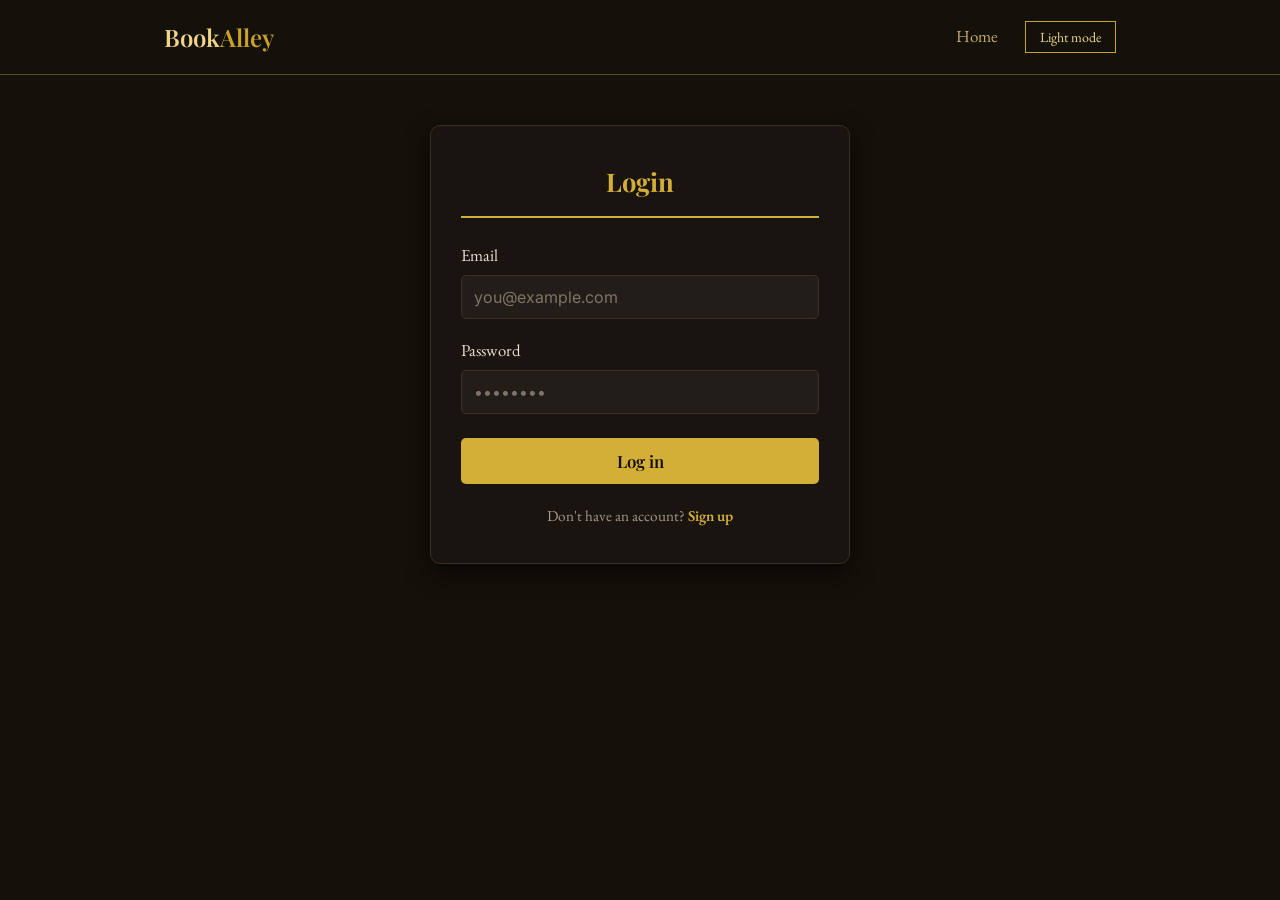
<file: frontend/cart.html>
<!DOCTYPE html>
<html lang="en" data-theme="light">
<head><meta charset="UTF-8"><meta name="viewport" content="width=device-width, initial-scale=1"><title>Your cart — LibShare</title><link href="https://fonts.googleapis.com/css2?family=Playfair+Display:wght@500;600&family=EB+Garamond:ital,wght@0,400;1,400&display=swap" rel="stylesheet"><link rel="stylesheet" href="css/style.css"><link rel="stylesheet" href="css/borrow.css"><link rel="stylesheet" href="css/extra.css"></head>
<body>
  <header><div class="wrap header-inner"><div class="logo">Book<span>Alley</span></div><nav><a href="index.html">Home</a><a href="browse.html">Browse</a><a href="login.html">Login</a><button class="theme-btn" id="themeToggle">Dark mode</button></nav></div></header>
  <section class="section"><div class="wrap"><div class="page">
    <h1 class="page-title">Your cart</h1>
    <div id="items"></div>
    <p class="total" id="total"></p>
    <p class="note" id="note"></p>
    <button class="btn solid" id="checkoutBtn" style="display:none">Checkout</button>
  </div></div></section>
  <footer><div class="wrap">BookAlley, a student project</div></footer>
  <script src="js/app.js"></script>
  <script>
    // NEW PAGE. Backend: GET /cart, DELETE /cart/{bookId}, POST /checkout
    if (requireLogin()) load();
    const note = document.getElementById('note');

    async function load() {
      const r = await api('/cart');
      if (r.status === 401) { location.href = 'login.html'; return; }
      const items = (r.data && r.data.items) || [];
      document.getElementById('items').innerHTML = items.length ? items.map(b => `
        <div class="row">
          <div class="info"><strong>${esc(b.title)}</strong><p>${esc(b.author)}</p></div>
          <span>৳ ${Number(b.price).toLocaleString('en-US')}</span>
          <div class="btns"><button data-remove="${b.id}">Remove</button></div>
        </div>`).join('') : '<p>Your cart is empty. <a href="buy.html">Find a book to buy</a>.</p>';
      document.getElementById('total').textContent = items.length ? 'Total: ৳ ' + Number(r.data.total).toLocaleString('en-US') : '';
      document.getElementById('checkoutBtn').style.display = items.length ? 'inline-block' : 'none';
    }

    document.getElementById('items').addEventListener('click', async (e) => {
      const id = e.target.dataset.remove;
      if (!id) return;
      await api('/cart/' + id, 'DELETE');
      load();
    });

    document.getElementById('checkoutBtn').addEventListener('click', async () => {
      const r = await api('/checkout', 'POST');
      if (!r.ok) { note.textContent = (r.data && r.data.error) || 'Checkout failed.'; return; }
      location.href = 'orders.html'; // order placed -> show it
    });
  </script>
</body>
</html>
</file>
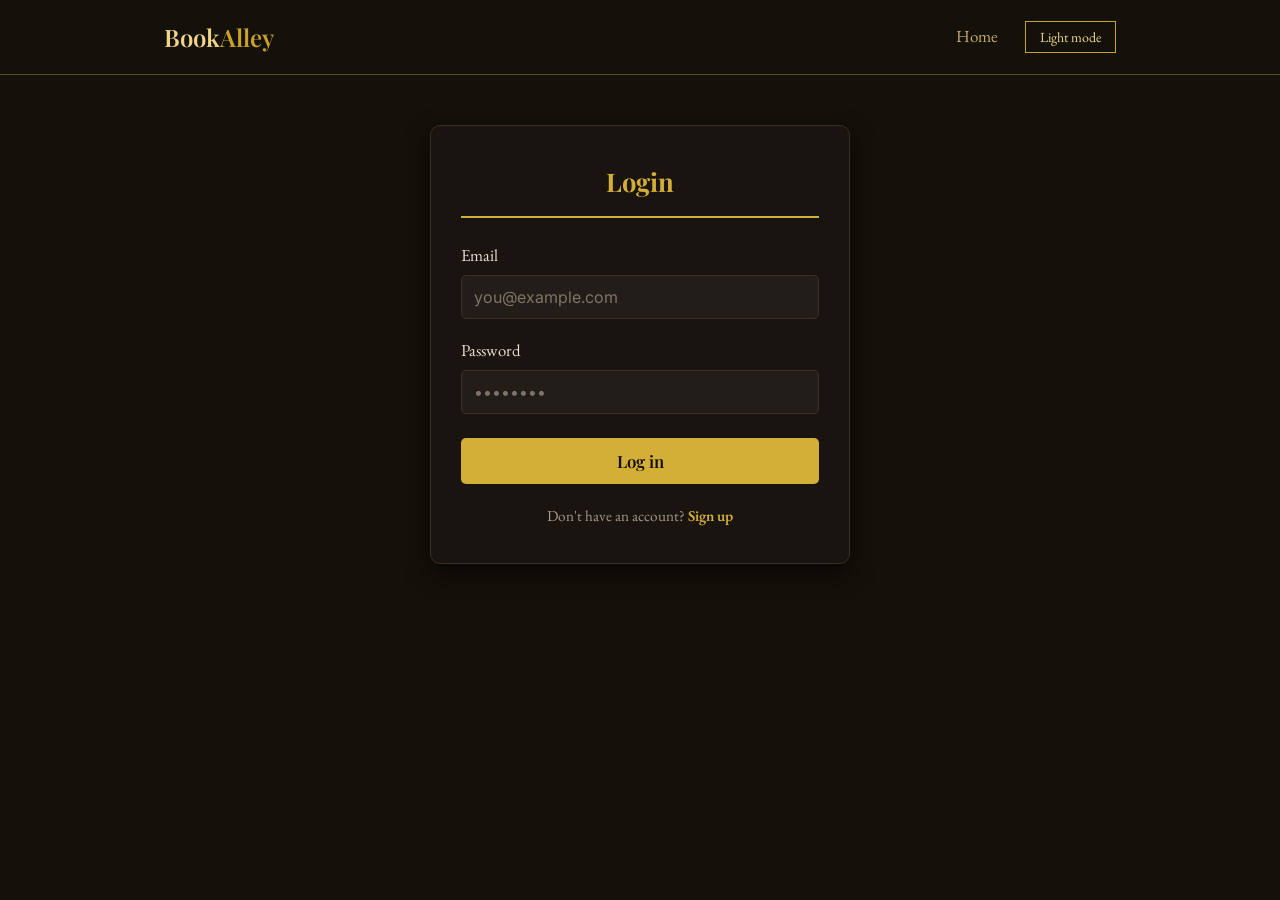
<file: frontend/lend.html>
<!DOCTYPE html>
<html lang="en" data-theme="light">
<head>
  <meta charset="UTF-8">
  <meta name="viewport" content="width=device-width, initial-scale=1">
  <title>Lend a Book — LibShare</title>
  <link href="https://fonts.googleapis.com/css2?family=Playfair+Display:wght@500;600&family=EB+Garamond:ital,wght@0,400;1,400&display=swap" rel="stylesheet">
  <link rel="stylesheet" href="css/style.css">
  <link rel="stylesheet" href="css/lend.css">
</head>
<body>
  <header>
    <div class="wrap header-inner">
      <div class="logo">Book<span>Alley</span></div>
      <nav>
        <a href="index.html">Home</a>
        <a href="browse.html">Browse</a>
        <a href="login.html">Login</a>
        <button class="theme-btn" id="themeToggle">Dark mode</button>
      </nav>
    </div>
  </header>

  <section class="section">
    <div class="wrap">
      <div class="lend-card">
        <h1>Lend a Book</h1>
        <form id="lendForm" autocomplete="off">
          <label>Book title <input type="text" id="bookTitle" required></label>
          <label>Author <input type="text" id="bookAuthor" required></label>
          <label>Category
            <input type="text" id="bookCategory" placeholder="e.g. Fiction, Academic, Poetry" required>
          </label>
          <label>Condition
            <select id="bookCondition">
              <option>New</option><option selected>Good</option><option>Fair</option><option>Worn</option>
            </select>
          </label>
          <label>Description
            <textarea id="bookDescription" rows="4" placeholder="A short note about the book, edition, or its condition"></textarea>
          </label>
          <!-- NOTE: the backend does not store cover images yet, so this file is not sent -->
          <label>Book cover <input type="file" id="bookCover" accept="image/*"></label>
          <label>How long can it be borrowed?
            <select id="bookDuration">
              <option>1 week</option><option selected>2 weeks</option><option>3 weeks</option><option>1 month</option>
            </select>
          </label>

          <p class="form-error" id="lendError">Please fill in the required fields.</p>
          <div class="lend-actions"><button type="submit">List Book</button></div>
        </form>
      </div>
    </div>
  </section>

  <footer><div class="wrap">BookAlley, a student project</div></footer>

  <!-- CHANGED: shared helpers; theme code removed from this page -->
  <script src="js/app.js"></script>
  <script>
    requireLogin(); // CHANGED: listing a book needs a login, so send visitors to login.html

    // CHANGED: async
    document.getElementById('lendForm').addEventListener('submit', async (e) => {
      e.preventDefault();
      const error = document.getElementById('lendError');
      const title = document.getElementById('bookTitle').value.trim();
      const author = document.getElementById('bookAuthor').value.trim();
      const category = document.getElementById('bookCategory').value.trim();
      if (!title || !author || !category) { error.textContent = 'Please fill in the required fields.'; error.style.display = 'block'; return; }
      error.style.display = 'none';

      // CHANGED: the backend has no "condition" or "duration" columns, so they are added
      // to the description text instead. Nothing the user typed is lost.
      const note = document.getElementById('bookDescription').value.trim();
      const description = note + (note ? '\n' : '') +
        'Condition: ' + document.getElementById('bookCondition').value +
        '. Can be borrowed for: ' + document.getElementById('bookDuration').value + '.';

      // CHANGED: replaced console.log with POST /books.
      // category -> genre, type:'lend' -> for_lend:true / for_sale:false
      const r = await api('/books', 'POST', {
        title, author, genre: category, description,
        for_lend: true, for_sale: false, price: 0
      });
      if (r.status === 401) { location.href = 'login.html'; return; }
      if (!r.ok) { error.textContent = (r.data && r.data.error) || 'Could not list the book.'; error.style.display = 'block'; return; }
      location.href = 'book.html?id=' + r.data.id; // CHANGED: show the new book
    });
  </script>
</body>
</html>
</file>
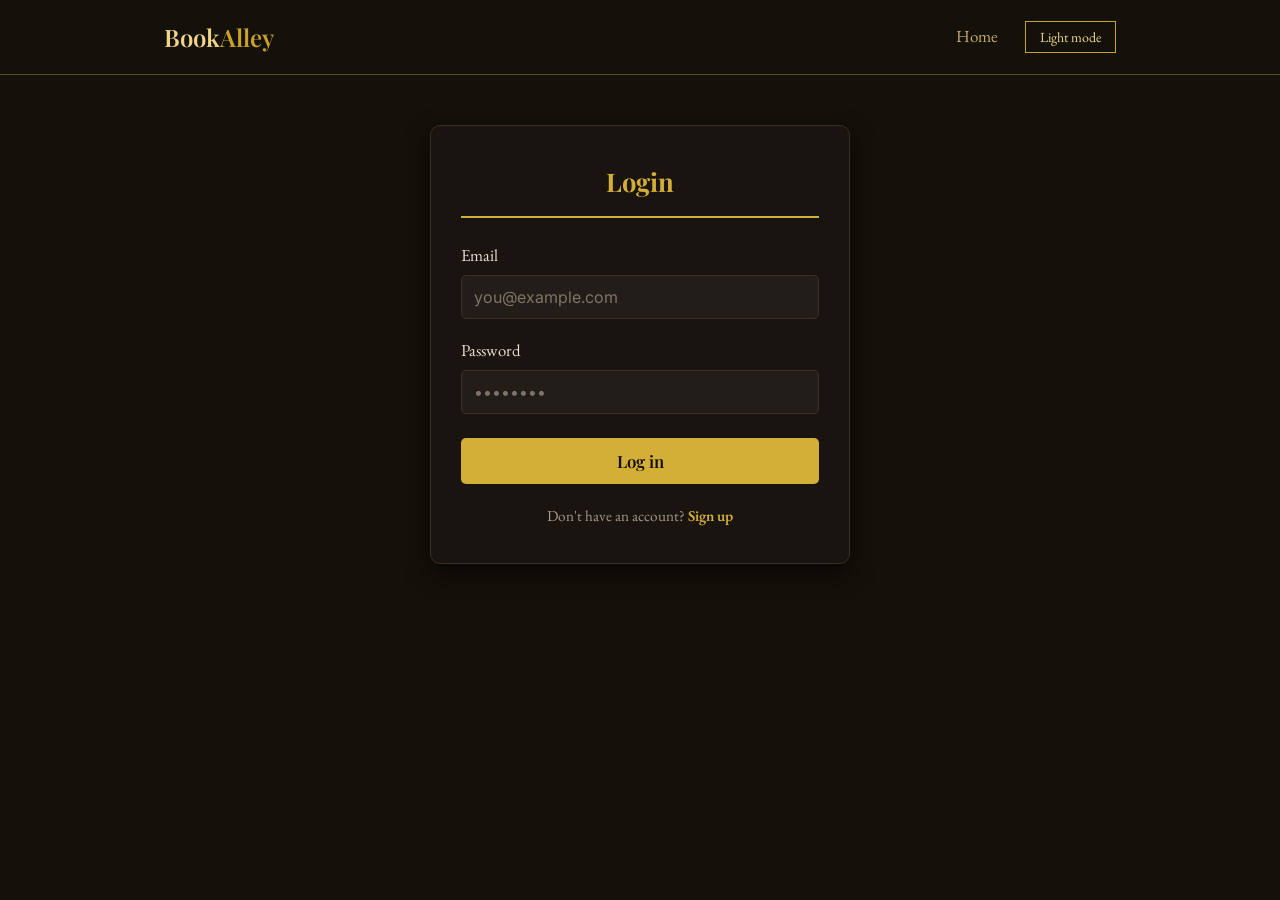
<file: frontend/login.html>
<!DOCTYPE html>
<html lang="en" data-theme="dark">
<head>
  <meta charset="UTF-8">
  <meta name="viewport" content="width=device-width, initial-scale=1">
  <title>Login — LibShare</title>
  <link href="https://fonts.googleapis.com/css2?family=Playfair+Display:wght@500;600;700&family=EB+Garamond:ital,wght@0,400;0,600;1,400&family=Inter:wght@400;500;600&display=swap" rel="stylesheet">
  <link rel="stylesheet" href="css/style.css">
  <link rel="stylesheet" href="css/login.css">
</head>
<body>
  <header class="navbar">
    <div class="wrap header-inner">
      <div class="logo">Book<span>Alley</span></div>
      <nav class="nav-links">
        <a href="index.html" class="nav-link">Home</a>
        <button class="theme-btn" id="themeToggle">Light mode</button>
      </nav>
    </div>
  </header>

  <main class="auth-container">
    <div class="auth-grid">
      <div class="auth-card">
        <h2 class="card-title">Login</h2>
        <form class="auth-form" id="loginForm">
          <label class="form-group">
            <span class="label-text">Email</span>
            <!-- CHANGED: added id="loginEmail" -->
            <input type="email" id="loginEmail" class="form-input" required placeholder="you@example.com">
          </label>
          <label class="form-group">
            <span class="label-text">Password</span>
            <!-- CHANGED: added id="loginPassword" -->
            <input type="password" id="loginPassword" class="form-input" required placeholder="••••••••">
          </label>

          <p class="auth-error" id="loginError">Please check your email and password.</p>

          <button type="submit" class="auth-btn">Log in</button>
          <p class="auth-switch">Don't have an account? <a href="signup.html">Sign up</a></p>
        </form>
      </div>
    </div>
  </main>

  <!-- CHANGED: shared helpers; theme code removed from this page -->
  <script src="js/app.js"></script>
  <script>
    // CHANGED: async, and sends the login to POST /login
    document.getElementById('loginForm').addEventListener('submit', async (e) => {
      e.preventDefault();
      const error = document.getElementById('loginError');
      const r = await api('/login', 'POST', {
        email: document.getElementById('loginEmail').value,
        password: document.getElementById('loginPassword').value
      });
      if (!r.ok) {
        error.textContent = (r.data && r.data.error) || 'Please check your email and password.';
        error.style.display = 'block';
        return;
      }
      // CHANGED: save the token. Every later request sends it (see api() in js/app.js)
      localStorage.setItem('token', r.data.token);
      location.href = 'index.html';
    });
  </script>
</body>
</html>
</file>
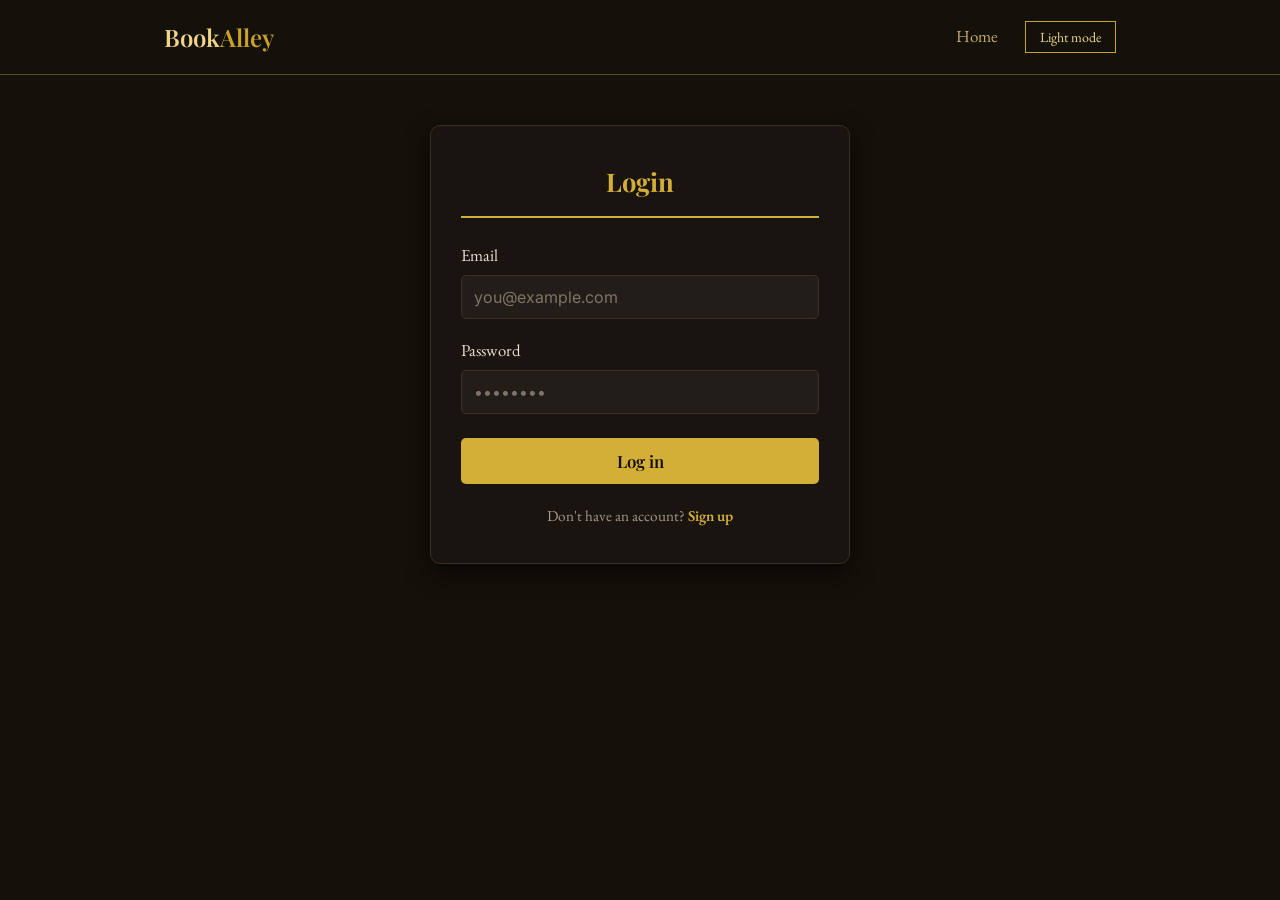
<file: frontend/orders.html>
<!DOCTYPE html>
<html lang="en" data-theme="light">
<head><meta charset="UTF-8"><meta name="viewport" content="width=device-width, initial-scale=1"><title>Your orders — LibShare</title><link href="https://fonts.googleapis.com/css2?family=Playfair+Display:wght@500;600&family=EB+Garamond:ital,wght@0,400;1,400&display=swap" rel="stylesheet"><link rel="stylesheet" href="css/style.css"><link rel="stylesheet" href="css/borrow.css"><link rel="stylesheet" href="css/extra.css"></head>
<body>
  <header><div class="wrap header-inner"><div class="logo">Book<span>Alley</span></div><nav><a href="index.html">Home</a><a href="browse.html">Browse</a><a href="login.html">Login</a><button class="theme-btn" id="themeToggle">Dark mode</button></nav></div></header>
  <section class="section"><div class="wrap"><div class="page">
    <h1 class="page-title">Your orders</h1>
    <div id="orders"></div>
  </div></div></section>
  <footer><div class="wrap">BookAlley, a student project</div></footer>
  <script src="js/app.js"></script>
  <script>
    // NEW PAGE. Backend: GET /orders
    if (requireLogin()) (async () => {
      const r = await api('/orders');
      if (r.status === 401) { location.href = 'login.html'; return; }
      const orders = r.ok ? r.data : [];
      document.getElementById('orders').innerHTML = orders.length ? orders.map(o => `
        <div class="row" style="display:block;border:1px solid var(--border);border-radius:8px;padding:14px 18px;margin:12px 0">
          <strong>Order #${o.id}</strong> <span class="pill">${esc(o.created_at)}</span>
          <span style="float:right">৳ ${Number(o.total).toLocaleString('en-US')}</span>
          ${(o.items || []).map(i => `
            <p style="margin:.4rem 0">${esc(i.title)} — ৳ ${Number(i.price).toLocaleString('en-US')}
              · <a href="profile.html?id=${i.seller_id}">Seller &amp; review</a></p>`).join('')}
        </div>`).join('') : '<p>No orders yet. <a href="buy.html">Browse books for sale</a>.</p>';
    })();
  </script>
</body>
</html>
</file>
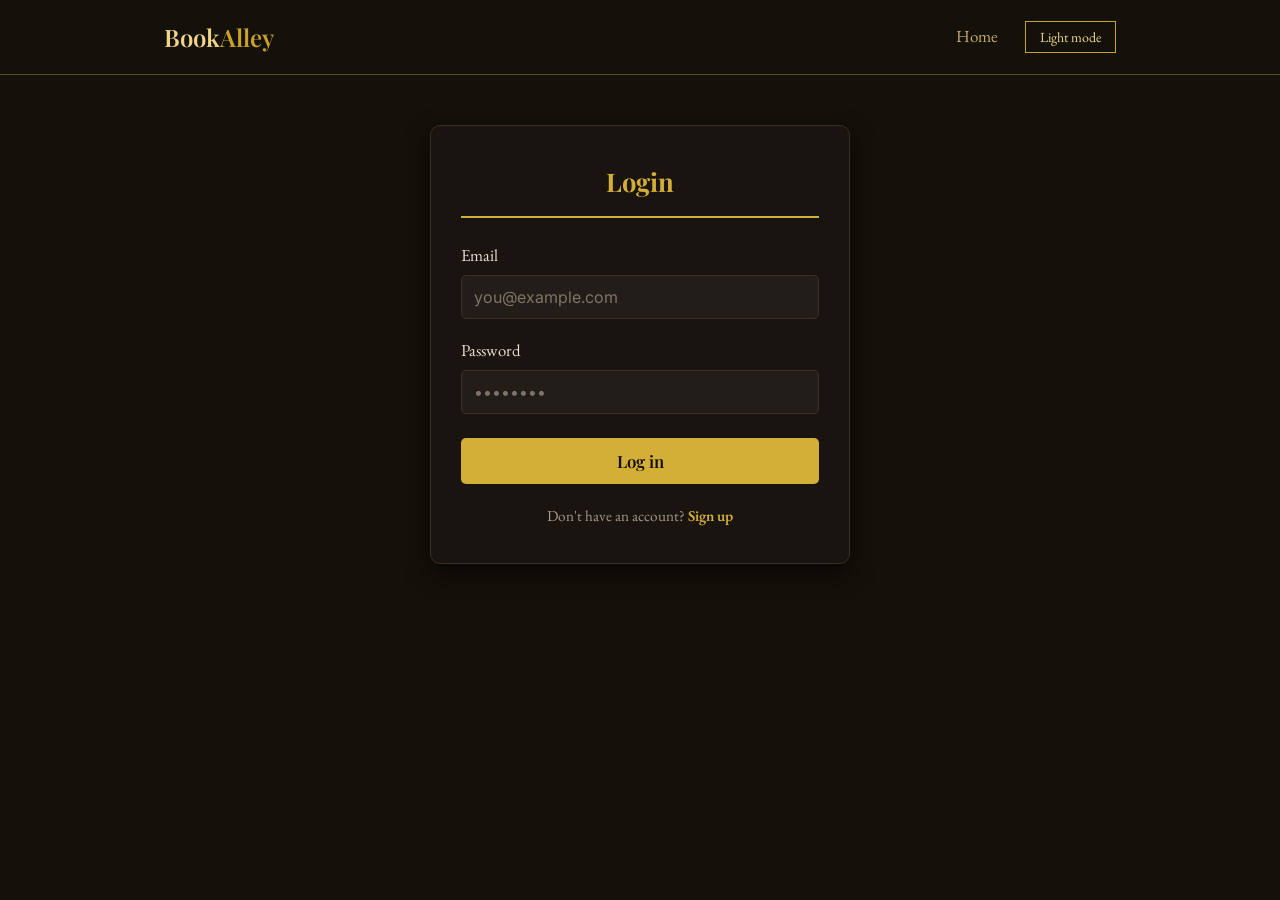
<file: frontend/profile.html>
<!DOCTYPE html>
<html lang="en" data-theme="light">
<head><meta charset="UTF-8"><meta name="viewport" content="width=device-width, initial-scale=1"><title>Profile — LibShare</title><link href="https://fonts.googleapis.com/css2?family=Playfair+Display:wght@500;600&family=EB+Garamond:ital,wght@0,400;1,400&display=swap" rel="stylesheet"><link rel="stylesheet" href="css/style.css"><link rel="stylesheet" href="css/borrow.css"><link rel="stylesheet" href="css/extra.css"></head>
<body>
  <header><div class="wrap header-inner"><div class="logo">Book<span>Alley</span></div><nav><a href="index.html">Home</a><a href="browse.html">Browse</a><a href="login.html">Login</a><button class="theme-btn" id="themeToggle">Dark mode</button></nav></div></header>
  <section class="section"><div class="wrap"><div class="page">
    <div id="profile"><p>Loading…</p></div>
    <div id="mine"></div>
    <div id="reviewBox"></div>
    <h2>Reviews</h2>
    <div id="reviews"></div>
  </div></div></section>
  <footer><div class="wrap">BookAlley, a student project</div></footer>
  <script src="js/app.js"></script>
  <script>
    // NEW PAGE. profile.html = my profile (GET /profile, edit with PUT /profile, my books from GET /my/books)
    //           profile.html?id=5 = public profile (GET /users/5) with a review form (POST /users/5/review)
    const id = new URLSearchParams(location.search).get('id');
    const own = !id;
    if (own && !requireLogin()) throw new Error('login needed');

    async function load() {
      const r = await api(own ? '/profile' : '/users/' + encodeURIComponent(id));
      if (r.status === 401) { location.href = 'login.html'; return; }
      if (!r.ok) { document.getElementById('profile').innerHTML = '<p>' + esc((r.data && r.data.error) || 'User not found.') + '</p>'; return; }
      const p = r.data, u = p.user;

      document.getElementById('profile').innerHTML = own ? `
        <h1 class="page-title">My profile</h1>
        <p>${esc(u.email)} · Rating: ${p.review_count ? p.average_rating + ' / 5 (' + p.review_count + ')' : 'no reviews yet'}</p>
        <form id="editForm">
          <label>Name <input id="eName" value="${esc(u.name)}" required></label>
          <label>City <input id="eCity" value="${esc(u.city)}"></label>
          <label>Bio <textarea id="eBio" rows="3">${esc(u.bio)}</textarea></label>
          <button class="btn solid" type="submit">Save profile</button>
          <span class="note" id="saved"></span>
        </form>` : `
        <h1 class="page-title">${esc(u.name)}</h1>
        <p>${esc(u.city)} · Rating: ${p.review_count ? p.average_rating + ' / 5 (' + p.review_count + ')' : 'no reviews yet'}</p>
        <p>${esc(u.bio)}</p>`;

      document.getElementById('reviews').innerHTML = (p.reviews || []).length ? p.reviews.map(v => `
        <div class="row"><div class="info"><strong>${esc(v.reviewer_name)}</strong> <span class="pill">${v.rating} / 5</span>
        <p>${esc(v.comment)}</p></div><span>${esc(v.created_at)}</span></div>`).join('') : '<p>No reviews yet.</p>';

      if (own) {
        document.getElementById('editForm').addEventListener('submit', async (e) => {
          e.preventDefault();
          const s = await api('/profile', 'PUT', { name: document.getElementById('eName').value, bio: document.getElementById('eBio').value, city: document.getElementById('eCity').value });
          document.getElementById('saved').textContent = s.ok ? 'Saved.' : (s.data && s.data.error) || 'Could not save.';
        });
        loadMine();
      } else {
        document.getElementById('reviewBox').innerHTML = `
          <h2>Leave a review</h2>
          <form id="reviewForm">
            <label>Rating <select id="rRating"><option>5</option><option>4</option><option>3</option><option>2</option><option>1</option></select></label>
            <label>Comment <textarea id="rComment" rows="3"></textarea></label>
            <button class="btn solid" type="submit">Post review</button>
            <p class="note" id="rNote"></p>
          </form>`;
        document.getElementById('reviewForm').addEventListener('submit', async (e) => {
          e.preventDefault();
          if (!requireLogin()) return;
          const s = await api('/users/' + id + '/review', 'POST', { rating: Number(document.getElementById('rRating').value), comment: document.getElementById('rComment').value });
          // The backend only allows a review after a finished purchase or returned borrow, and says so in the error
          document.getElementById('rNote').textContent = s.ok ? 'Thanks, your review was saved.' : (s.data && s.data.error) || 'Could not save review.';
          if (s.ok) load();
        });
      }
    }

    async function loadMine() {
      const r = await api('/my/books');
      const list = r.ok ? r.data : [];
      document.getElementById('mine').innerHTML = '<h2>My books</h2>' + (list.length ? list.map(b => `
        <div class="row"><div class="info"><strong><a href="book.html?id=${b.id}">${esc(b.title)}</a></strong><p>${esc(b.author)}</p></div>
        <span class="pill">${esc(b.status)}</span>
        <div class="btns">${b.status === 'available' ? '<button data-del="' + b.id + '">Delete</button>' : ''}</div></div>`).join('') : '<p>You have not listed any books. <a href="lend.html">Lend</a> or <a href="sell.html">sell</a> one.</p>');
    }
    document.getElementById('mine').addEventListener('click', async (e) => {
      const d = e.target.dataset.del;
      if (!d || !confirm('Delete this book?')) return;
      await api('/books/' + d, 'DELETE'); // DELETE /books/{id}
      loadMine();
    });
    load();
  </script>
</body>
</html>
</file>
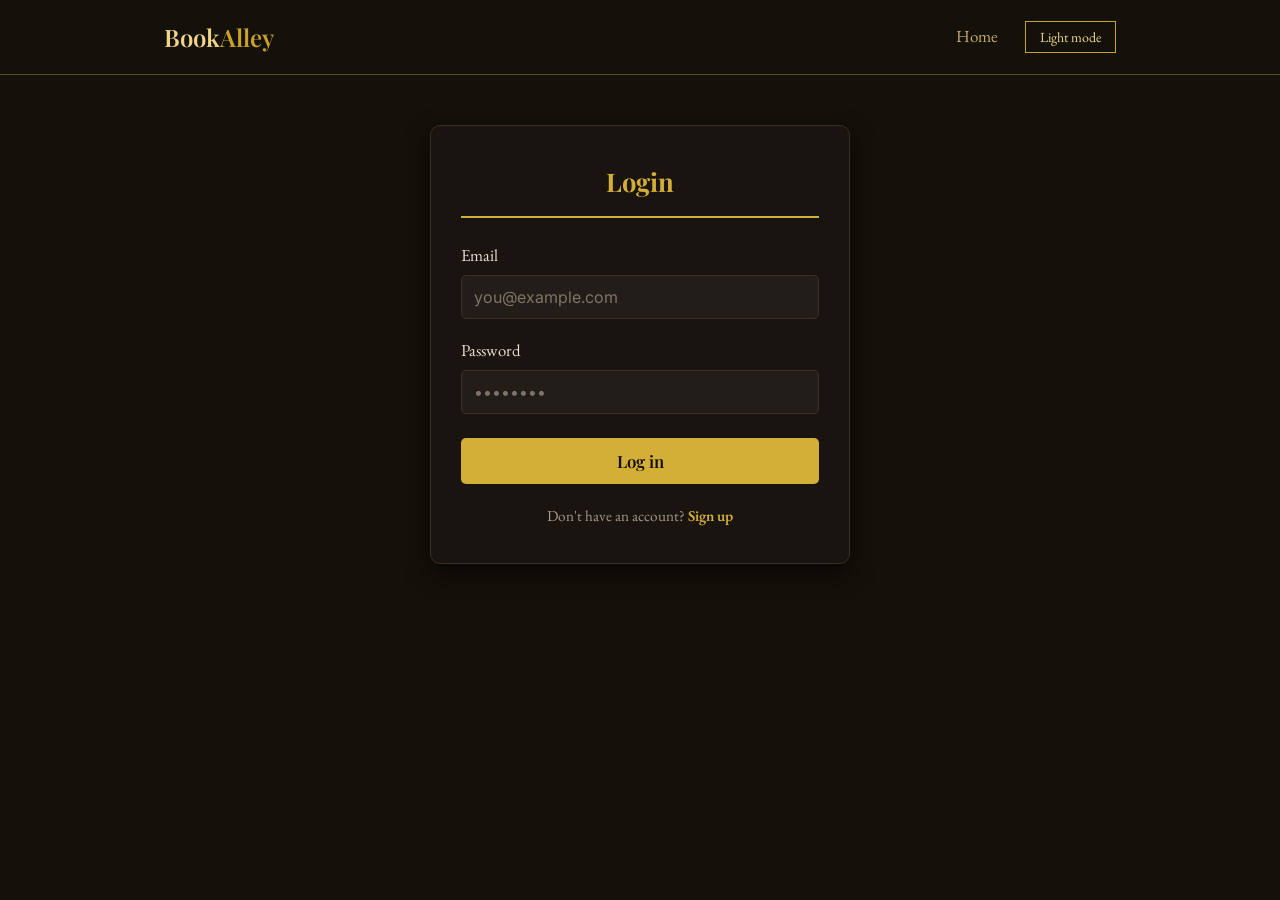
<file: frontend/requests.html>
<!DOCTYPE html>
<html lang="en" data-theme="light">
<head><meta charset="UTF-8"><meta name="viewport" content="width=device-width, initial-scale=1"><title>Borrow requests — LibShare</title><link href="https://fonts.googleapis.com/css2?family=Playfair+Display:wght@500;600&family=EB+Garamond:ital,wght@0,400;1,400&display=swap" rel="stylesheet"><link rel="stylesheet" href="css/style.css"><link rel="stylesheet" href="css/borrow.css"><link rel="stylesheet" href="css/extra.css"></head>
<body>
  <header><div class="wrap header-inner"><div class="logo">Book<span>Alley</span></div><nav><a href="index.html">Home</a><a href="browse.html">Browse</a><a href="login.html">Login</a><button class="theme-btn" id="themeToggle">Dark mode</button></nav></div></header>
  <section class="section"><div class="wrap"><div class="page">
    <h1 class="page-title">Borrow requests</h1>
    <p class="note" id="note"></p>
    <h2>Requests for my books</h2>
    <div id="incoming"></div>
    <h2>Requests I sent</h2>
    <div id="outgoing"></div>
  </div></div></section>
  <footer><div class="wrap">BookAlley, a student project</div></footer>
  <script src="js/app.js"></script>
  <script>
    // NEW PAGE. Backend: GET /requests/incoming, GET /requests/outgoing,
    // POST /requests/{id}/approve (optional body {days}), /reject, /return
    if (requireLogin()) load();
    const note = document.getElementById('note');

    function buttons(q) {
      // The owner can approve/reject a pending request and confirm the return of an approved one
      if (q.status === 'pending') return `<select id="days${q.id}"><option value="7">7 days</option><option value="14" selected>14 days</option><option value="30">30 days</option></select>
        <button data-act="approve" data-id="${q.id}">Approve</button><button data-act="reject" data-id="${q.id}">Reject</button>`;
      if (q.status === 'approved') return `<button data-act="return" data-id="${q.id}">Mark as returned</button>`;
      return '';
    }
    function row(q, withButtons) {
      return `<div class="row">
        <div class="info"><strong><a href="book.html?id=${q.book_id}">${esc(q.book_title)}</a></strong>
          <p>Requested: ${esc(q.requested_at)}${q.due_date ? ' · Due: ' + esc(q.due_date) : ''}${q.overdue ? ' · OVERDUE' : ''}</p></div>
        <span class="pill">${esc(q.status)}</span>
        <div class="btns">${withButtons ? buttons(q) : ''}</div></div>`;
    }

    async function load() {
      const [inc, out] = await Promise.all([api('/requests/incoming'), api('/requests/outgoing')]);
      if (inc.status === 401) { location.href = 'login.html'; return; }
      const a = inc.ok ? inc.data : [], b = out.ok ? out.data : [];
      document.getElementById('incoming').innerHTML = a.length ? a.map(q => row(q, true)).join('') : '<p>No one has asked to borrow your books yet.</p>';
      document.getElementById('outgoing').innerHTML = b.length ? b.map(q => row(q, false)).join('') : '<p>You have not requested any books. <a href="borrow.html">Find one to borrow</a>.</p>';
    }

    document.getElementById('incoming').addEventListener('click', async (e) => {
      const act = e.target.dataset.act, id = e.target.dataset.id;
      if (!act) return;
      const body = act === 'approve' ? { days: Number(document.getElementById('days' + id).value) } : undefined;
      const r = await api('/requests/' + id + '/' + act, 'POST', body);
      note.textContent = r.ok ? '' : (r.data && r.data.error) || 'That did not work.';
      load();
    });
  </script>
</body>
</html>
</file>
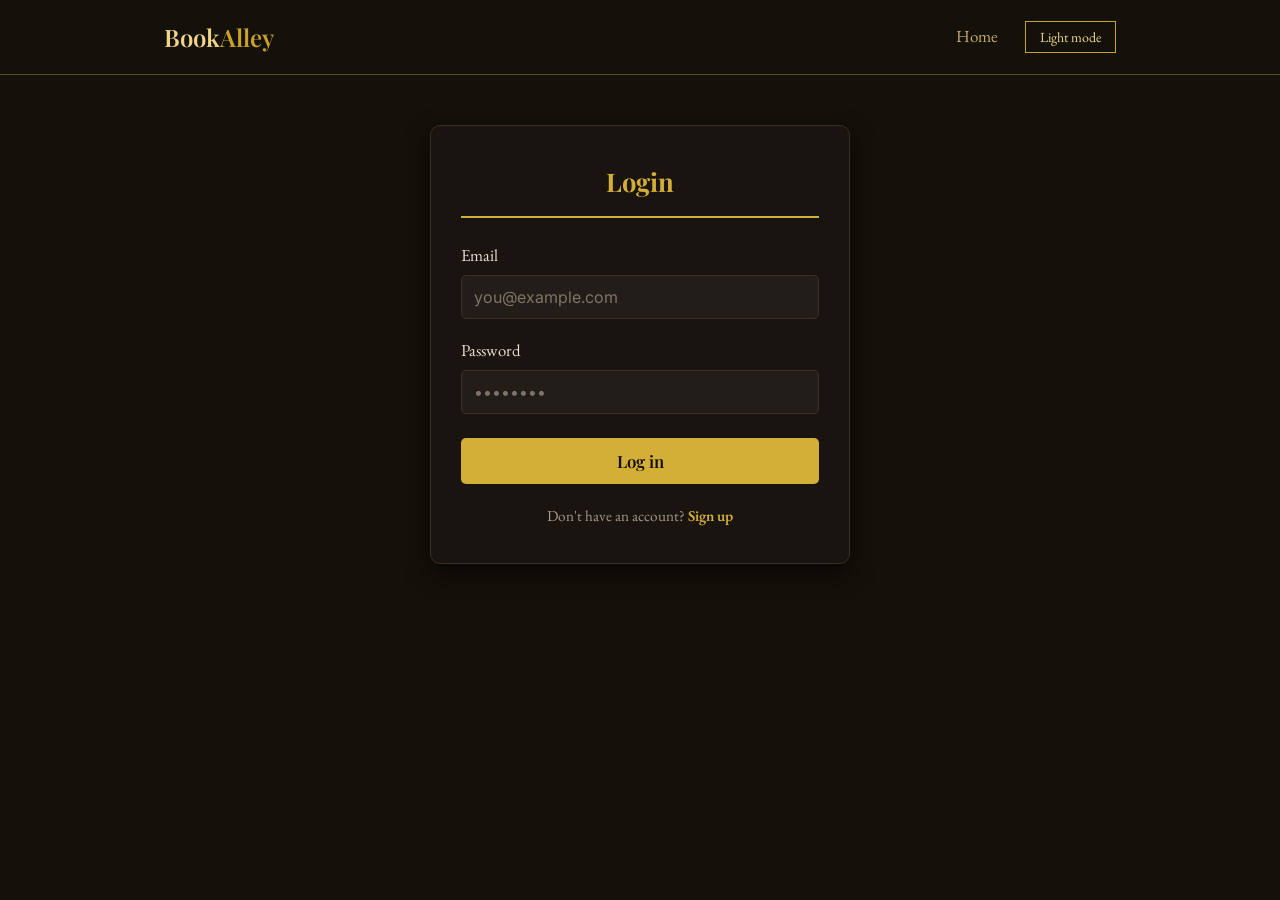
<file: frontend/sell.html>
<!DOCTYPE html>
<html lang="en" data-theme="light">
<head>
  <meta charset="UTF-8">
  <meta name="viewport" content="width=device-width, initial-scale=1">
  <title>Sell a Book — LibShare</title>
  <link href="https://fonts.googleapis.com/css2?family=Playfair+Display:wght@500;600&family=EB+Garamond:ital,wght@0,400;1,400&display=swap" rel="stylesheet">
  <link rel="stylesheet" href="css/style.css">
  <link rel="stylesheet" href="css/sell.css">
</head>
<body>
  <header>
    <div class="wrap header-inner">
      <div class="logo">Book<span>Alley</span></div>
      <nav>
        <a href="index.html">Home</a>
        <a href="browse.html">Browse</a>
        <a href="login.html">Login</a>
        <button class="theme-btn" id="themeToggle">Dark mode</button>
      </nav>
    </div>
  </header>

  <section class="section">
    <div class="wrap">
      <div class="sell-card">
        <h1>Sell a Book</h1>
        <form id="sellForm" autocomplete="off">
          <label>Book title <input type="text" id="bookTitle" required></label>
          <label>Author <input type="text" id="bookAuthor" required></label>
          <label>Category
            <input type="text" id="bookCategory" placeholder="e.g. Fiction, Academic, Poetry" required>
          </label>
          <label>Condition
            <select id="bookCondition">
              <option>New</option><option selected>Good</option><option>Fair</option><option>Worn</option>
            </select>
          </label>
          <label>Description
            <textarea id="bookDescription" rows="4" placeholder="A short note about the book, edition, or its condition"></textarea>
          </label>
          <!-- NOTE: the backend does not store cover images yet, so this file is not sent -->
          <label>Book cover <input type="file" id="bookCover" accept="image/*"></label>
          <label>Price
            <div class="price-field">
              <span class="price-symbol">৳</span>
              <!-- CHANGED: min="1" (was 0) because the backend rejects a book for sale with price 0 -->
              <input type="number" id="bookPrice" min="1" step="1" inputmode="numeric" placeholder="0" required>
            </div>
          </label>

          <p class="form-error" id="sellError">Please fill in the required fields.</p>
          <div class="sell-actions"><button type="submit">List for Sale</button></div>
        </form>
      </div>
    </div>
  </section>

  <footer><div class="wrap">BookAlley, a student project</div></footer>

  <!-- CHANGED: shared helpers; theme code removed from this page -->
  <script src="js/app.js"></script>
  <script>
    requireLogin(); // CHANGED: selling needs a login

    // CHANGED: async
    document.getElementById('sellForm').addEventListener('submit', async (e) => {
      e.preventDefault();
      const error = document.getElementById('sellError');
      const title = document.getElementById('bookTitle').value.trim();
      const author = document.getElementById('bookAuthor').value.trim();
      const category = document.getElementById('bookCategory').value.trim();
      const price = Number(document.getElementById('bookPrice').value);
      if (!title || !author || !category || !(price > 0)) { error.textContent = 'Please fill in the required fields (price must be above 0).'; error.style.display = 'block'; return; }
      error.style.display = 'none';

      // CHANGED: condition is added to the description (backend has no condition column)
      const note = document.getElementById('bookDescription').value.trim();
      const description = note + (note ? '\n' : '') + 'Condition: ' + document.getElementById('bookCondition').value + '.';

      // CHANGED: replaced console.log with POST /books.
      // category -> genre, type:'sell' -> for_sale:true / for_lend:false
      const r = await api('/books', 'POST', {
        title, author, genre: category, description,
        for_lend: false, for_sale: true, price
      });
      if (r.status === 401) { location.href = 'login.html'; return; }
      if (!r.ok) { error.textContent = (r.data && r.data.error) || 'Could not list the book.'; error.style.display = 'block'; return; }
      location.href = 'book.html?id=' + r.data.id;
    });
  </script>
</body>
</html>
</file>
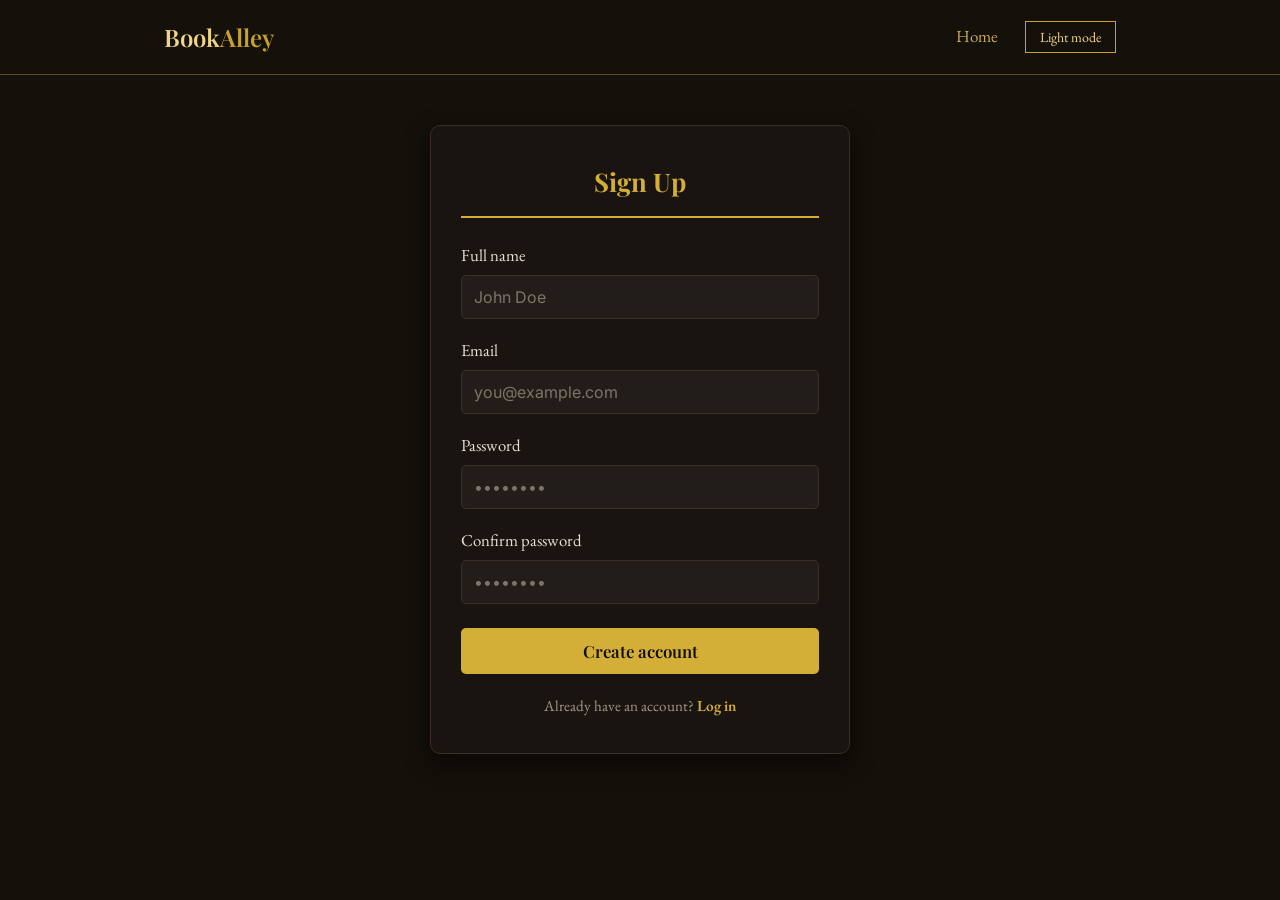
<file: frontend/signup.html>
<!DOCTYPE html>
<html lang="en" data-theme="dark">
<head>
  <meta charset="UTF-8">
  <meta name="viewport" content="width=device-width, initial-scale=1">
  <title>Sign Up — LibShare</title>
  <link href="https://fonts.googleapis.com/css2?family=Playfair+Display:wght@500;600;700&family=EB+Garamond:ital,wght@0,400;0,600;1,400&family=Inter:wght@400;500;600&display=swap" rel="stylesheet">
  <link rel="stylesheet" href="css/style.css">
  <link rel="stylesheet" href="css/login.css">
</head>
<body>
  <header class="navbar">
    <div class="wrap header-inner">
      <div class="logo">Book<span>Alley</span></div>
      <nav class="nav-links">
        <a href="index.html" class="nav-link">Home</a>
        <button class="theme-btn" id="themeToggle">Light mode</button>
      </nav>
    </div>
  </header>

  <main class="auth-container">
    <div class="auth-grid">
      <div class="auth-card">
        <h2 class="card-title">Sign Up</h2>
        <form class="auth-form" id="signupForm">
          <label class="form-group">
            <span class="label-text">Full name</span>
            <!-- CHANGED: added id="signupName" so the script can read it -->
            <input type="text" id="signupName" class="form-input" required placeholder="John Doe">
          </label>
          <label class="form-group">
            <span class="label-text">Email</span>
            <!-- CHANGED: added id="signupEmail" -->
            <input type="email" id="signupEmail" class="form-input" required placeholder="you@example.com">
          </label>
          <label class="form-group">
            <span class="label-text">Password</span>
            <!-- CHANGED: minlength="6" because the backend needs 6+ characters -->
            <input type="password" id="signupPass" class="form-input" required minlength="6" placeholder="••••••••">
          </label>
          <label class="form-group">
            <span class="label-text">Confirm password</span>
            <input type="password" id="signupConfirm" class="form-input" required placeholder="••••••••">
          </label>

          <p class="auth-error" id="signupError">Passwords do not match.</p>

          <button type="submit" class="auth-btn">Create account</button>
          <p class="auth-switch">Already have an account? <a href="login.html">Log in</a></p>
        </form>
      </div>
    </div>
  </main>

  <!-- CHANGED: shared helpers; the theme code was removed from this page (it lives in app.js now) -->
  <script src="js/app.js"></script>
  <script>
    // CHANGED: handler is now async because it calls the backend
    document.getElementById('signupForm').addEventListener('submit', async (e) => {
      e.preventDefault();
      const pass = document.getElementById('signupPass').value;
      const confirm = document.getElementById('signupConfirm').value;
      const error = document.getElementById('signupError');
      if (pass !== confirm) {
        error.textContent = 'Passwords do not match.';
        error.style.display = 'block';
        return;
      }
      error.style.display = 'none';

      // CHANGED: replaced console.log with a real request to POST /register
      const r = await api('/register', 'POST', {
        name: document.getElementById('signupName').value,
        email: document.getElementById('signupEmail').value,
        password: pass
      });
      if (!r.ok) {
        error.textContent = (r.data && r.data.error) || 'Could not sign up.'; // message comes from the backend
        error.style.display = 'block';
        return;
      }
      location.href = 'login.html'; // account created -> go log in
    });
  </script>
</body>
</html>
</file>
<file: frontend/css/style.css>
/* ---------- COLORS (change these to restyle the whole site) ---------- */
:root {
  --bg: #f4ecd8;
  --surface: #ece0c0;
  --text: #2e2011;
  --text-soft: #5d4425;
  --accent: #6b4f2a;
  --border: #b79f6f;
}

/* Dark gold theme: set data-theme="dark" on the <html> tag to try it */
[data-theme="dark"] {
  --bg: #14100a;
  --surface: #1c150c;
  --text: #f0d488;
  --text-soft: #c9a962;
  --accent: #c9a227;
  --border: #5c4a1e;
}

/* ---------- BASE ---------- */
* { box-sizing: border-box; }

body {
  margin: 0;
  background: var(--bg);
  color: var(--text);
  font-family: 'EB Garamond', serif;
  font-size: 17px;
  line-height: 1.6;
}

h1, h2, h3, .logo { font-family: 'Playfair Display', serif; }

.wrap { max-width: 1000px; margin: 0 auto; padding: 0 24px; }
.section { padding: 40px 0; }
.section-title { text-align: center; margin-bottom: 28px; }

/* ---------- HEADER ---------- */
header { border-bottom: 1px solid var(--border); padding: 18px 0; }
.header-inner { display: flex; justify-content: space-between; align-items: center; }
.logo { font-size: 24px; font-weight: 600; }
.logo span { color: var(--accent); }
nav a { margin-left: 24px; text-decoration: none; color: var(--text-soft); }
nav a:hover { color: var(--accent); }
.theme-btn {
  margin-left: 24px; padding: 6px 14px;
  border: 1px solid var(--accent); background: transparent;
  color: var(--text); font-family: inherit; font-size: 14px; cursor: pointer;
}
.theme-btn:hover { background: var(--surface); }

/* ---------- HERO ---------- */
.hero { text-align: center; padding: 70px 0 40px; }
.hero h1 { font-size: 42px; margin: 0 0 12px; line-height: 1.2; }
.sub { color: var(--text-soft); font-style: italic; margin-bottom: 28px; }

.search { display: flex; max-width: 460px; margin: 0 auto; border: 1px solid var(--accent); }
.search input {
  flex: 1; border: none; background: var(--surface); color: var(--text);
  padding: 12px 14px; font-family: inherit; font-size: 16px; outline: none;
}
.search button {
  border: none; background: var(--accent); color: var(--bg);
  padding: 0 22px; font-family: inherit; font-size: 15px; cursor: pointer;
}

/* ---------- BUTTONS ---------- */
.btn {
  display: inline-block; padding: 9px 20px; margin: 4px;
  border: 1px solid var(--accent); color: var(--text);
  text-decoration: none; font-size: 15px;
}
.btn.solid { background: var(--accent); color: var(--bg); }

/* ---------- TWO OPTIONS ---------- */
.paths { display: grid; grid-template-columns: 1fr 1fr; gap: 20px; }
.path { border: 1px solid var(--accent); background: var(--surface); padding: 26px; text-align: center; }
.path h2 { margin-top: 0; }
.path p { color: var(--text-soft); }

/* ---------- BOOK GRID ---------- */
.grid { display: grid; grid-template-columns: repeat(4, 1fr); gap: 20px; }
.card { border: 1px solid var(--border); background: var(--surface); padding: 14px; }
.cover {
  height: 140px; margin-bottom: 12px; border: 1px solid var(--accent);
  display: flex; align-items: center; justify-content: center; color: var(--text-soft);
}
.card h3 { font-size: 16px; margin: 0 0 4px; }
.author { color: var(--text-soft); font-style: italic; font-size: 14px; margin: 0 0 8px; }
.tag { font-size: 12px; border: 1px solid var(--accent); padding: 2px 10px; color: var(--accent); }

/* ---------- FOOTER ---------- */
footer { border-top: 1px solid var(--border); padding: 24px 0; text-align: center; color: var(--text-soft); font-size: 14px; }

/* ---------- MOBILE ---------- */
@media (max-width: 720px) {
  .grid { grid-template-columns: repeat(2, 1fr); }
  .paths { grid-template-columns: 1fr; }
  .hero h1 { font-size: 32px; }
}
</file>
<file: frontend/css/borrow.css>
.theme-btn {
  margin-left: 24px;
  padding: 6px 14px;
  border: 1px solid var(--accent);
  background: transparent;
  color: var(--text);
  font-family: inherit;
  font-size: 14px;
  cursor: pointer;
}
.theme-btn:hover { background: var(--surface); }

.user-switch {
  margin-left: 24px;
  padding: 6px 8px;
  border: 1px solid var(--border);
  border-radius: 6px;
  background: var(--bg);
  color: var(--text);
  font-family: inherit;
  font-size: 14px;
}

.page-title { font-size: 28px; margin: 10px 0 20px; }
.sub-title { font-size: 20px; margin: 34px 0 14px; }

/* Buttons */
.btn {
  display: inline-block;
  padding: 10px 18px;
  border: 1px solid var(--accent);
  border-radius: 6px;
  background: var(--accent);
  color: var(--bg);
  font-family: inherit;
  font-size: 15px;
  text-align: center;
  text-decoration: none;
  cursor: pointer;
}
.btn:hover { opacity: 0.9; }
.btn:disabled { opacity: 0.5; cursor: not-allowed; }
.btn.ghost { background: transparent; color: var(--text); }
.btn.ghost:hover { background: var(--bg); opacity: 1; }

/* Search bar */
.toolbar { display: flex; gap: 12px; margin-bottom: 24px; }
.toolbar input,
.toolbar select {
  padding: 10px 12px;
  border: 1px solid var(--border);
  border-radius: 6px;
  background: var(--bg);
  color: var(--text);
  font-family: inherit;
  font-size: 15px;
  box-sizing: border-box;
}
.toolbar input { flex: 1; }
.toolbar input:focus, .toolbar select:focus { outline: none; border-color: var(--accent); }

/* Book cards */
.book-grid {
  display: grid;
  grid-template-columns: repeat(auto-fill, minmax(210px, 1fr));
  gap: 22px;
}
.book-card {
  display: flex;
  flex-direction: column;
  background: var(--surface);
  border: 1px solid var(--border);
  border-radius: 10px;
  box-shadow: 0 4px 14px rgba(0, 0, 0, 0.15);
  padding: 16px;
}
.cover {
  display: flex;
  align-items: center;
  justify-content: center;
  height: 170px;
  margin-bottom: 14px;
  border: 1px solid var(--border);
  border-radius: 6px;
  background: var(--bg);
  overflow: hidden;
}
.cover img { width: 100%; height: 100%; object-fit: cover; }
.cover span { font-family: 'Playfair Display', serif; font-size: 56px; color: var(--accent); }
.book-card h3 { font-size: 18px; margin: 0 0 4px; }
.book-card .author { margin: 0 0 12px; font-size: 14px; color: var(--text-soft); }
.meta {
  display: flex;
  justify-content: space-between;
  align-items: center;
  margin-bottom: 16px;
  font-size: 14px;
  color: var(--text-soft);
}
.badge {
  padding: 2px 10px;
  border: 1px solid var(--accent);
  border-radius: 999px;
  font-size: 13px;
  color: var(--text);
}
.book-card .btn { margin-top: auto; }

/* Detail page */
.detail {
  display: grid;
  grid-template-columns: 220px 1fr;
  gap: 28px;
  max-width: 720px;
  margin: 10px auto;
  background: var(--surface);
  border: 1px solid var(--border);
  border-radius: 10px;
  box-shadow: 0 4px 14px rgba(0, 0, 0, 0.15);
  padding: 28px;
}
.detail .cover { height: 300px; margin: 0; }
.detail h1 { font-size: 26px; margin: 0 0 4px; }
.detail .author { margin: 0 0 16px; color: var(--text-soft); }
.detail dl { margin: 0 0 18px; font-size: 15px; }
.detail dt { float: left; clear: left; width: 120px; color: var(--text-soft); }
.detail dd { margin: 0 0 6px 120px; }
.detail .desc { margin: 0 0 20px; color: var(--text-soft); }

/* Request / status rows */
.panel {
  background: var(--surface);
  border: 1px solid var(--border);
  border-radius: 10px;
  box-shadow: 0 4px 14px rgba(0, 0, 0, 0.15);
  padding: 8px 24px;
  max-width: 720px;
}
.row {
  display: flex;
  justify-content: space-between;
  align-items: center;
  gap: 16px;
  padding: 16px 0;
  border-bottom: 1px solid var(--border);
}
.row:last-child { border-bottom: none; }
.row h3 { font-size: 18px; margin: 0 0 4px; }
.row p { margin: 2px 0; font-size: 14px; color: var(--text-soft); }
.row-actions { display: flex; gap: 10px; flex-shrink: 0; }
.row-actions .btn { padding: 8px 16px; font-size: 14px; }

.status { font-size: 13px; padding: 2px 10px; border: 1px solid var(--border); border-radius: 999px; color: var(--text); }
.status.borrowed, .status.accepted { border-color: var(--accent); }
.status.declined { border-color: #c0564f; color: #c0564f; }

.notice { margin: 12px 0 0; font-size: 14px; color: var(--text-soft); }
.empty { padding: 18px 0; font-size: 15px; color: var(--text-soft); }

@media (max-width: 640px) {
  .toolbar { flex-direction: column; }
  .detail { grid-template-columns: 1fr; margin: 10px 16px; padding: 20px; }
  .detail .cover { height: 220px; }
  .row { flex-direction: column; align-items: flex-start; }
  .panel { padding: 4px 18px; }
}

/* Buy page price */
.price { font-family: 'Playfair Display', serif; font-size: 18px; color: var(--text); }
</file>
<file: frontend/css/extra.css>
/* Styles for cart, orders, requests, profile and book pages.
   Loaded AFTER css/borrow.css, which already provides .page-title, .row, .btn, .status, .empty, .detail.
   Colours come from her variables in style.css, so light and dark themes both work. */
.page { max-width: 720px; }
.page h2 { font-size: 20px; margin: 30px 0 10px; }
.row .info { flex: 1 1 220px; }
.row .btns { display: flex; gap: 10px; flex-wrap: wrap; align-items: center; }
.row a { color: var(--accent); }

.page button, .page select, .page input, .page textarea {
  padding: 8px 14px; border: 1px solid var(--border); border-radius: 6px;
  background: var(--bg); color: var(--text); font-family: inherit; font-size: 15px;
}
.page button { cursor: pointer; border-color: var(--accent); background: transparent; }
.page button:hover { background: var(--surface); }
.page button.btn { background: var(--accent); color: var(--bg); }
.page input:focus, .page select:focus, .page textarea:focus { outline: none; border-color: var(--accent); }
.page form label { display: flex; flex-direction: column; gap: 6px; margin: 14px 0; color: var(--text-soft); font-size: 14px; }
.page form input, .page form textarea { width: 100%; }
.page form button { margin-top: 6px; }

.total { text-align: right; font-family: 'Playfair Display', serif; font-size: 22px; margin: 18px 0; }
.note { min-height: 22px; margin: 8px 0; font-size: 14px; color: var(--text-soft); }
.pill { font-size: 13px; padding: 2px 10px; border: 1px solid var(--border); border-radius: 999px; color: var(--text); }
</file>
<file: frontend/css/lend.css>
.theme-btn {
  margin-left: 24px;
  padding: 6px 14px;
  border: 1px solid var(--accent);
  background: transparent;
  color: var(--text);
  font-family: inherit;
  font-size: 14px;
  cursor: pointer;
}
.theme-btn:hover { background: var(--surface); }

.lend-card {
  max-width: 480px;
  margin: 20px auto;
  background: var(--surface);
  border: 1px solid var(--border);
  border-radius: 10px;
  box-shadow: 0 4px 14px rgba(0, 0, 0, 0.15);
  padding: 30px 32px 26px;
}
.lend-card h1 {
  text-align: center;
  font-size: 24px;
  margin: 0 0 22px;
}

#lendForm { display: flex; flex-direction: column; gap: 16px; }

#lendForm label {
  display: flex;
  flex-direction: column;
  gap: 6px;
  font-size: 14px;
  color: var(--text-soft);
}

#lendForm input[type="text"],
#lendForm select,
#lendForm textarea {
  width: 100%;
  padding: 10px 12px;
  border: 1px solid var(--border);
  border-radius: 6px;
  background: var(--bg);
  color: var(--text);
  font-family: inherit;
  font-size: 15px;
  box-sizing: border-box;
}
#lendForm select { height: 42px; }
#lendForm textarea { resize: vertical; min-height: 80px; }

#lendForm input[type="text"]:focus,
#lendForm select:focus,
#lendForm textarea:focus {
  outline: none;
  border-color: var(--accent);
}

#lendForm input[type="file"] {
  font-family: inherit;
  font-size: 14px;
  color: var(--text-soft);
}

.form-error {
  color: #c0564f;
  font-size: 13px;
  margin: -6px 0 0;
  display: none;
}

.lend-actions { display: flex; justify-content: center; margin-top: 6px; }
#lendForm button {
  width: 100%;
  max-width: 220px;
  height: 44px;
  border: none;
  border-radius: 6px;
  background: var(--accent);
  color: var(--bg);
  font-family: inherit;
  font-size: 15px;
  cursor: pointer;
}
#lendForm button:hover { opacity: 0.9; }

@media (max-width: 560px) {
  .lend-card { margin: 10px 16px; padding: 24px 20px; }
}
</file>
<file: frontend/css/login.css>
/* ---------- Theme tokens (scoped to the auth section) ---------- */
.auth-container {
  --card-bg: #1a1410;
  --card-border: #3a2e25;
  --text: #e8ded2;
  --muted: #a69888;
  --accent: #d4af37;
  --accent-hover: #f3cf65;
  --accent-text: #120e0b;
  --input-bg: rgba(255, 255, 255, 0.04);
  --error: #ff6b6b;
  --shadow: 0 10px 25px rgba(0, 0, 0, 0.5);
}

[data-theme="light"] .auth-container {
  --card-bg: #fffaf2;
  --card-border: #e0d3c0;
  --text: #2b2118;
  --muted: #7a6b5a;
  --accent: #a67c00;
  --accent-hover: #8a6600;
  --accent-text: #ffffff;
  --input-bg: #ffffff;
  --error: #c62828;
  --shadow: 0 8px 20px rgba(60, 40, 10, 0.12);
}

/* ---------- Layout: one centered card per page ---------- */
.auth-container {
  max-width: 600px;
  margin: 50px auto;
  padding: 0 20px;
}

.auth-grid {
  display: flex;
  justify-content: center;
}

.auth-card {
  width: 100%;
  max-width: 420px;
}

/* ---------- Card ---------- */
.auth-card {
  background-color: var(--card-bg);
  border: 1px solid var(--card-border);
  border-radius: 10px;
  padding: 35px 30px;
  box-shadow: var(--shadow);
  box-sizing: border-box;
}

.card-title {
  margin: 0 0 24px;
  padding-bottom: 14px;
  border-bottom: 2px solid var(--accent);
  font-family: 'Playfair Display', serif;
  font-size: 1.6rem;
  color: var(--accent);
  text-align: center;
}

/* ---------- Form ---------- */
.auth-form {
  display: flex;
  flex-direction: column;
}

.form-group {
  display: flex;
  flex-direction: column;
  margin-bottom: 18px;
  text-align: left;
}

.label-text {
  font-family: 'EB Garamond', serif;
  font-size: 1.05rem;
  color: var(--text);
}

.form-input {
  width: 100%;
  height: 44px;
  margin-top: 6px;
  padding: 0 12px;
  background-color: var(--input-bg);
  border: 1px solid var(--card-border);
  border-radius: 5px;
  color: var(--text);
  font-family: 'Inter', sans-serif;
  font-size: 1rem;
  box-sizing: border-box;
  outline: none;
  transition: border-color 0.2s, box-shadow 0.2s;
}

.form-input::placeholder {
  color: var(--muted);
  opacity: 0.7;
}

.form-input:focus {
  border-color: var(--accent);
  box-shadow: 0 0 6px rgba(212, 175, 55, 0.35);
}

/* ---------- Error message ---------- */
.auth-error {
  display: none; /* JS sets display:block */
  margin: -6px 0 18px;
  color: var(--error);
  font-size: 0.9rem;
  text-align: center;
}

/* ---------- Button ---------- */
.auth-btn {
  width: 100%;
  height: 46px;
  margin-top: 6px;
  background-color: var(--accent);
  color: var(--accent-text);
  border: none;
  border-radius: 5px;
  font-family: 'Playfair Display', serif;
  font-size: 1.05rem;
  font-weight: 600;
  cursor: pointer;
  transition: background-color 0.2s ease, transform 0.1s ease;
}

.auth-btn:hover {
  background-color: var(--accent-hover);
}

.auth-btn:active {
  transform: scale(0.99);
}

.auth-btn:focus-visible {
  outline: 2px solid var(--text);
  outline-offset: 2px;
}

/* ---------- Switch link ---------- */
.auth-switch {
  margin: 20px 0 0;
  font-size: 0.95rem;
  color: var(--muted);
  text-align: center;
}

.auth-switch a {
  color: var(--accent);
  font-weight: 600;
  text-decoration: none;
}

.auth-switch a:hover {
  text-decoration: underline;
}

/* ---------- Mobile ---------- */
@media (max-width: 760px) {
  .auth-container {
    margin: 30px auto;
  }

  .auth-card {
    padding: 28px 22px;
  }
}
</file>
<file: frontend/css/sell.css>
.theme-btn {
  margin-left: 24px;
  padding: 6px 14px;
  border: 1px solid var(--accent);
  background: transparent;
  color: var(--text);
  font-family: inherit;
  font-size: 14px;
  cursor: pointer;
}
.theme-btn:hover { background: var(--surface); }

.sell-card {
  max-width: 480px;
  margin: 20px auto;
  background: var(--surface);
  border: 1px solid var(--border);
  border-radius: 10px;
  box-shadow: 0 4px 14px rgba(0, 0, 0, 0.15);
  padding: 30px 32px 26px;
}
.sell-card h1 {
  text-align: center;
  font-size: 24px;
  margin: 0 0 22px;
}

#sellForm { display: flex; flex-direction: column; gap: 16px; }

#sellForm label {
  display: flex;
  flex-direction: column;
  gap: 6px;
  font-size: 14px;
  color: var(--text-soft);
}

#sellForm input[type="text"],
#sellForm input[type="number"],
#sellForm select,
#sellForm textarea {
  width: 100%;
  padding: 10px 12px;
  border: 1px solid var(--border);
  border-radius: 6px;
  background: var(--bg);
  color: var(--text);
  font-family: inherit;
  font-size: 15px;
  box-sizing: border-box;
}
#sellForm select { height: 42px; }
#sellForm textarea { resize: vertical; min-height: 80px; }

#sellForm input[type="text"]:focus,
#sellForm input[type="number"]:focus,
#sellForm select:focus,
#sellForm textarea:focus {
  outline: none;
  border-color: var(--accent);
}

#sellForm input[type="file"] {
  font-family: inherit;
  font-size: 14px;
  color: var(--text-soft);
}

/* Price field with ৳ prefix */
.price-field {
  display: flex;
  align-items: stretch;
}
.price-symbol {
  display: flex;
  align-items: center;
  padding: 0 14px;
  border: 1px solid var(--border);
  border-right: none;
  border-radius: 6px 0 0 6px;
  background: var(--surface);
  color: var(--text);
  font-size: 16px;
}
#sellForm .price-field input[type="number"] {
  border-radius: 0 6px 6px 0;
  -moz-appearance: textfield;
}
#sellForm .price-field input[type="number"]::-webkit-outer-spin-button,
#sellForm .price-field input[type="number"]::-webkit-inner-spin-button {
  -webkit-appearance: none;
  margin: 0;
}
.price-field:focus-within .price-symbol { border-color: var(--accent); }

.form-error {
  color: #c0564f;
  font-size: 13px;
  margin: -6px 0 0;
  display: none;
}

.sell-actions { display: flex; justify-content: center; margin-top: 6px; }
#sellForm button {
  width: 100%;
  max-width: 220px;
  height: 44px;
  border: none;
  border-radius: 6px;
  background: var(--accent);
  color: var(--bg);
  font-family: inherit;
  font-size: 15px;
  cursor: pointer;
}
#sellForm button:hover { opacity: 0.9; }

@media (max-width: 560px) {
  .sell-card { margin: 10px 16px; padding: 24px 20px; }
}
</file>
